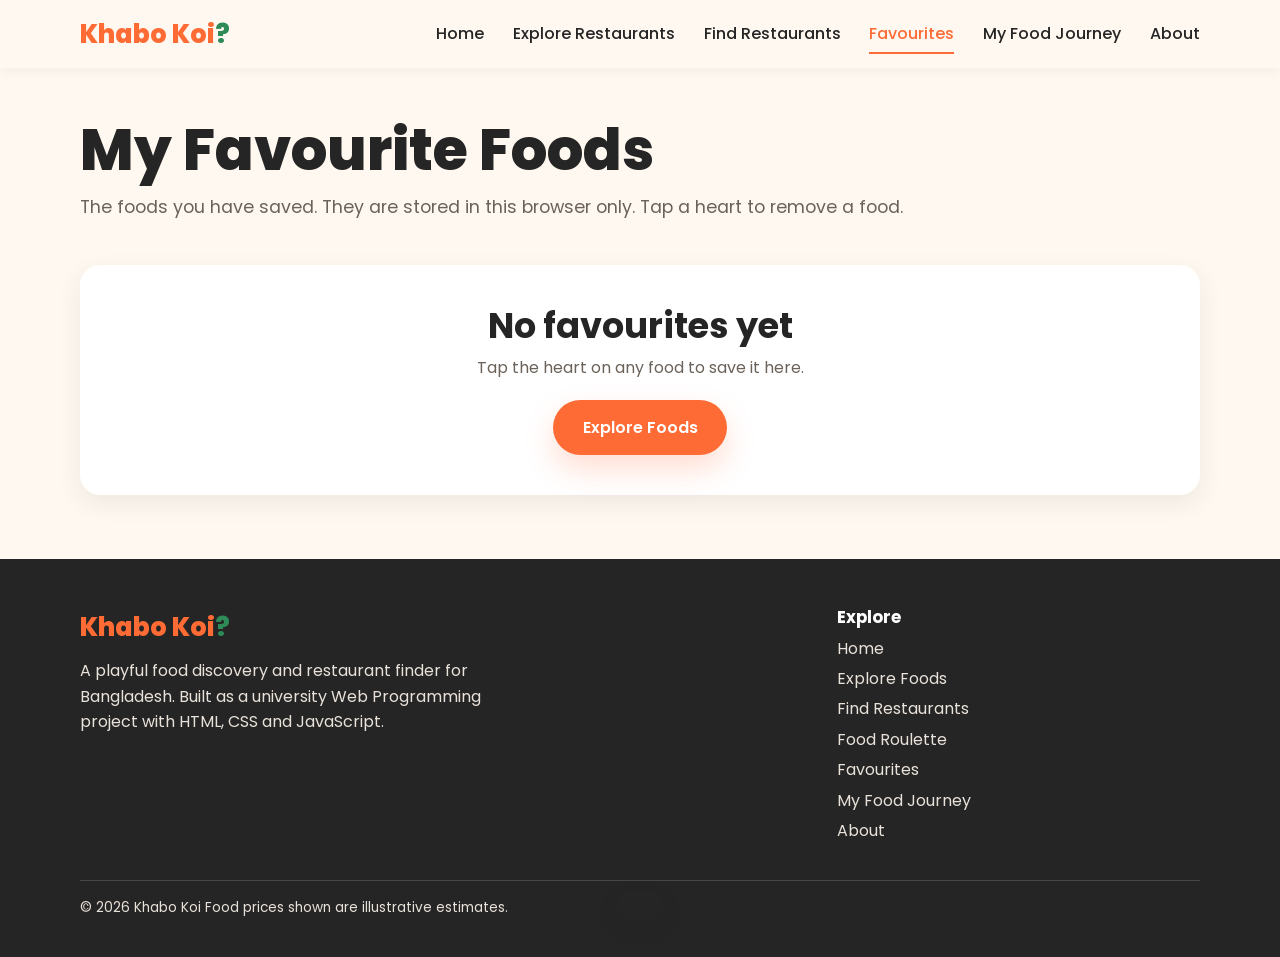
<file: favorites.html>
<!DOCTYPE html>
<html lang="en">
<head>
  <meta charset="UTF-8">
  <meta name="viewport" content="width=device-width, initial-scale=1">
  <title>My Favourite Foods | Khabo Koi</title>
  <meta name="description" content="The foods you have saved on Khabo Koi.">

  <link rel="preconnect" href="https://fonts.googleapis.com">
  <link rel="preconnect" href="https://fonts.gstatic.com" crossorigin>
  <link href="https://fonts.googleapis.com/css2?family=Poppins:wght@400;500;600;700;800&display=swap" rel="stylesheet">

  <link rel="stylesheet" href="css/style.css">

  <!-- Order matters: food-data.js (catalogue), favorites.js (saving), app.js (cards + this page) -->
  <script src="js/food-data.js" defer></script>
  <script src="js/favorites.js" defer></script>
  <script src="js/app.js" defer></script>
</head>
<body>

  <!-- ============ NAVIGATION ============ -->
  <header class="site-header">
    <nav class="navbar container" aria-label="Main navigation">
      <a href="index.html" class="logo">Khabo Koi<span>?</span></a>

      <button class="nav-toggle" id="nav-toggle" aria-label="Open menu" aria-expanded="false" aria-controls="nav-menu">
        <span></span><span></span><span></span>
      </button>

      <ul class="nav-menu" id="nav-menu">
        <li><a href="index.html#home">Home</a></li>
        <li><a href="index.html#explore-restaurants">Explore Restaurants</a></li>
        <li><a href="restaurants.html">Find Restaurants</a></li>
        <li><a href="favorites.html" aria-current="page">Favourites</a></li>
        <li><a href="journey.html">My Food Journey</a></li>
        <li><a href="#about">About</a></li>
      </ul>
    </nav>
  </header>

  <main class="page-main">
    <div class="container page-header">
      <h1>My Favourite Foods</h1>
      <p>The foods you have saved. They are stored in this browser only. Tap a heart to remove a food.</p>
    </div>

    <section class="container" aria-label="Favourite foods">
      <p class="result-count" id="favorites-count" aria-live="polite"></p>

      <!-- Loading and error messages (filled in by js/app.js) -->
      <p class="food-status" id="favorites-status">Loading your favourites...</p>

      <!-- Shown when there are no favourites -->
      <div class="empty-state" id="favorites-empty" hidden>
        <h2>No favourites yet</h2>
        <p>Tap the heart on any food to save it here.</p>
        <a href="explore.html" class="btn btn-primary" id="favorites-explore-link">Explore Foods</a>
      </div>

      <!-- Favourite cards are generated by js/app.js -->
      <div class="food-grid" id="favorites-grid"></div>
    </section>
  </main>

  <!-- ============ FOOTER ============ -->
  <footer class="site-footer" id="about">
    <div class="container footer-grid">
      <div>
        <a href="index.html" class="logo">Khabo Koi<span>?</span></a>
        <p>A playful food discovery and restaurant finder for Bangladesh. Built as a university Web Programming project with HTML, CSS and JavaScript.</p>
      </div>
      <nav aria-label="Footer navigation">
        <h2 class="footer-heading">Explore</h2>
        <ul>
          <li><a href="index.html#home">Home</a></li>
          <li><a href="explore.html">Explore Foods</a></li>
          <li><a href="index.html#restaurants">Find Restaurants</a></li>
          <li><a href="roulette.html">Food Roulette</a></li>
          <li><a href="favorites.html">Favourites</a></li>
        <li><a href="journey.html">My Food Journey</a></li>
          <li><a href="#about">About</a></li>
        </ul>
      </nav>
    </div>
    <p class="footer-note container">&copy; 2026 Khabo Koi Food prices shown are illustrative estimates.</p>
  </footer>

  <!-- Short confirmation messages (used by the favourite hearts) -->
  <div class="toast" id="toast" role="status" aria-live="polite"></div>

</body>
</html>
</file>
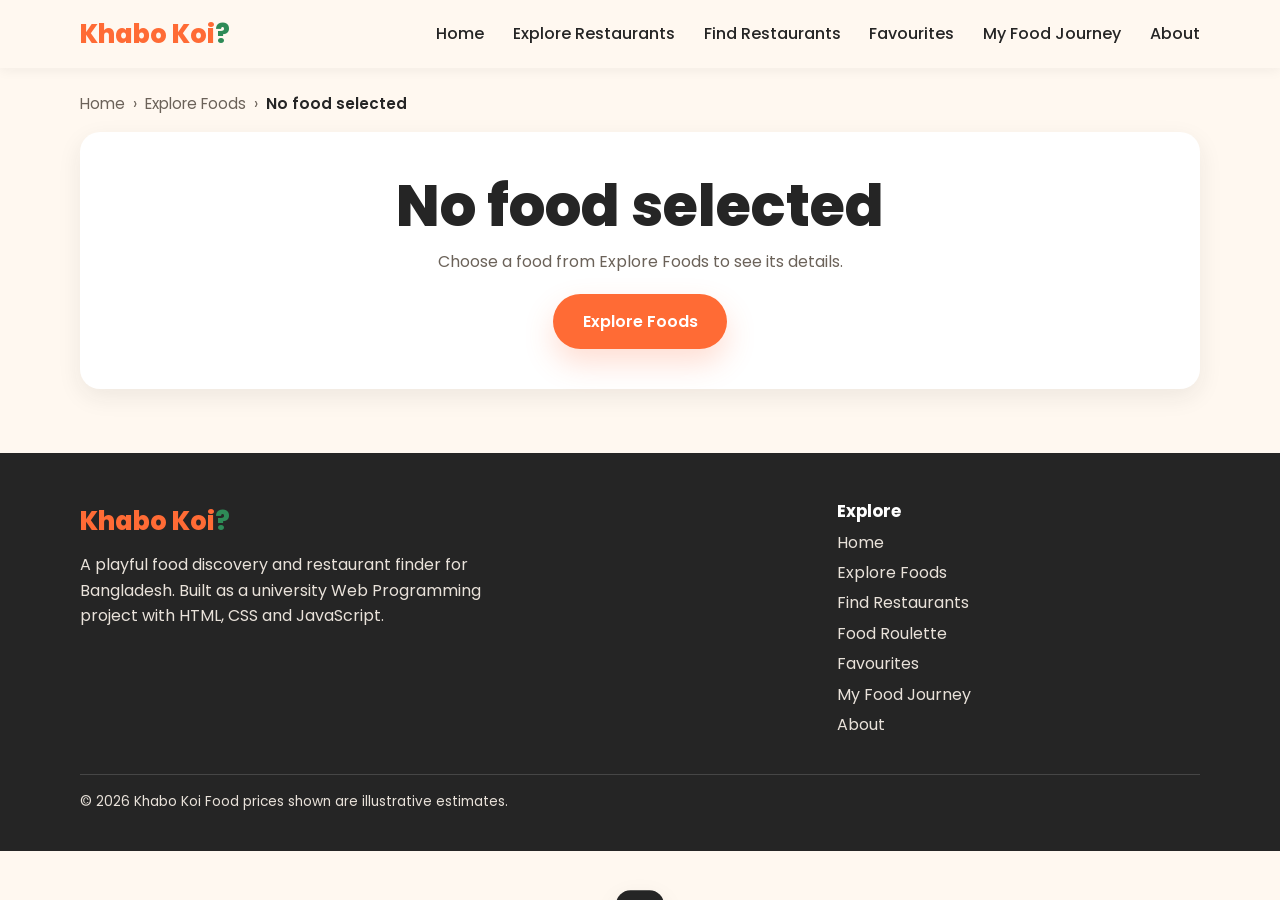
<file: food-details.html>
<!DOCTYPE html>
<html lang="en">
<head>
  <meta charset="UTF-8">
  <meta name="viewport" content="width=device-width, initial-scale=1">
  <title>Food Details | Khabo Koi</title>
  <meta name="description" content="Details, price estimate and similar foods on Khabo Koi.">

  <link rel="preconnect" href="https://fonts.googleapis.com">
  <link rel="preconnect" href="https://fonts.gstatic.com" crossorigin>
  <link href="https://fonts.googleapis.com/css2?family=Poppins:wght@400;500;600;700;800&display=swap" rel="stylesheet">

  <link rel="stylesheet" href="css/style.css">

  <!-- Order matters: food-data.js, favorites.js, app.js (cards + hearts), food-details.js (this page) -->
  <script src="js/food-data.js" defer></script>
  <script src="js/favorites.js" defer></script>
  <script src="js/app.js" defer></script>
  <script src="js/food-details.js" defer></script>
</head>
<body>

  <!-- ============ NAVIGATION ============ -->
  <header class="site-header">
    <nav class="navbar container" aria-label="Main navigation">
      <a href="index.html" class="logo">Khabo Koi<span>?</span></a>

      <button class="nav-toggle" id="nav-toggle" aria-label="Open menu" aria-expanded="false" aria-controls="nav-menu">
        <span></span><span></span><span></span>
      </button>

      <ul class="nav-menu" id="nav-menu">
        <li><a href="index.html#home">Home</a></li>
        <li><a href="index.html#explore-restaurants">Explore Restaurants</a></li>
        <li><a href="restaurants.html">Find Restaurants</a></li>
        <li><a href="favorites.html">Favourites</a></li>
        <li><a href="journey.html">My Food Journey</a></li>
        <li><a href="#about">About</a></li>
      </ul>
    </nav>
  </header>

  <main class="page-main">
    <div class="container">

      <!-- Breadcrumb: the last item is filled in with the food's name by js/food-details.js -->
      <nav class="breadcrumb" aria-label="Breadcrumb">
        <ol>
          <li><a href="index.html">Home</a></li>
          <li><a href="explore.html">Explore Foods</a></li>
          <li><span aria-current="page" id="breadcrumb-current">Food details</span></li>
        </ol>
      </nav>

      <!-- Loading message -->
      <p class="food-status" id="details-status">Loading food details...</p>

      <!-- Error message (missing id, invalid id, food not found, catalogue failed to load) -->
      <div class="empty-state" id="details-error" hidden>
        <h1 id="error-title">Something went wrong</h1>
        <p id="error-message"></p>
        <a href="explore.html" class="btn btn-primary">Explore Foods</a>
      </div>

      <!-- The food: every part below is filled in by js/food-details.js -->
      <article class="food-details" id="food-details" hidden>
        <figure class="image-frame details-image" id="details-image-frame">
          <img id="details-image" alt="" width="640" height="480">
        </figure>

        <div class="details-info">
          <p class="food-category" id="details-category"></p>
          <h1 id="details-name"></h1>
          <p class="details-description" id="details-description"></p>

          <p class="details-price-label">Estimated price</p>
          <p class="details-price" id="details-price"></p>
          <p class="details-note">An illustrative estimate, not a verified restaurant price.</p>

          <h2 class="details-subheading">Tags</h2>
          <ul class="tag-list" id="details-tags"></ul>

          <div class="button-row" id="details-actions">
            <!-- The favourites button is added here by js/food-details.js -->
            <a href="explore.html" class="btn btn-outline">Back to Explore Foods</a>
          </div>
        </div>
      </article>

      <!-- Related foods -->
      <section class="related-section" id="related-section" aria-labelledby="related-heading" hidden>
        <h2 id="related-heading">You might also like</h2>
        <div class="food-grid" id="related-grid"></div>
      </section>

    </div>
  </main>

  <!-- ============ FOOTER ============ -->
  <footer class="site-footer" id="about">
    <div class="container footer-grid">
      <div>
        <a href="index.html" class="logo">Khabo Koi<span>?</span></a>
        <p>A playful food discovery and restaurant finder for Bangladesh. Built as a university Web Programming project with HTML, CSS and JavaScript.</p>
      </div>
      <nav aria-label="Footer navigation">
        <h2 class="footer-heading">Explore</h2>
        <ul>
          <li><a href="index.html#home">Home</a></li>
          <li><a href="explore.html">Explore Foods</a></li>
          <li><a href="index.html#restaurants">Find Restaurants</a></li>
          <li><a href="roulette.html">Food Roulette</a></li>
          <li><a href="favorites.html">Favourites</a></li>
          <li><a href="journey.html">My Food Journey</a></li>
          <li><a href="#about">About</a></li>
        </ul>
      </nav>
    </div>
    <p class="footer-note container">&copy; 2026 Khabo Koi Food prices shown are illustrative estimates.</p>
  </footer>

  <!-- Short confirmation messages (used by the favourite buttons) -->
  <div class="toast" id="toast" role="status" aria-live="polite"></div>

</body>
</html>
</file>
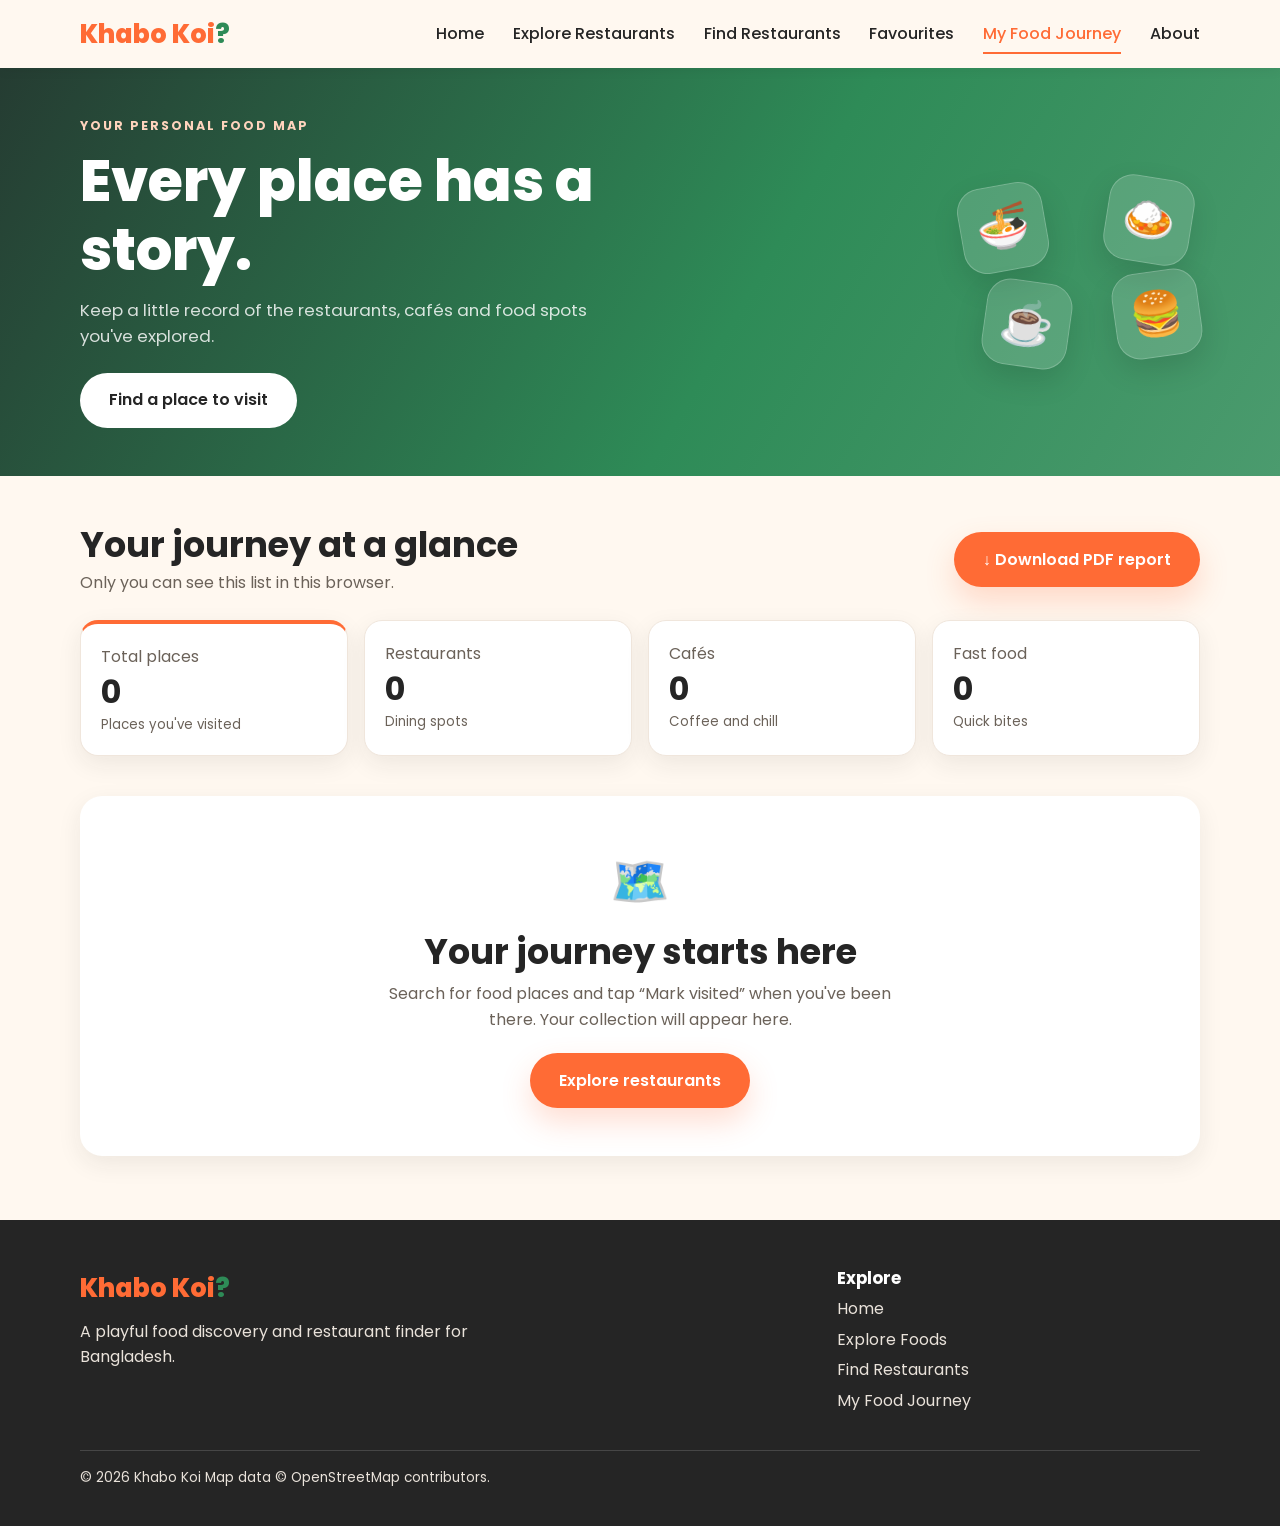
<file: journey.html>
<!DOCTYPE html>
<html lang="en"><head><meta charset="UTF-8"><meta name="viewport" content="width=device-width, initial-scale=1">
<title>My Food Journey | Khabo Koi</title><meta name="description" content="Keep track of restaurants and food places you have visited across Bangladesh.">
<link rel="preconnect" href="https://fonts.googleapis.com"><link rel="preconnect" href="https://fonts.gstatic.com" crossorigin><link href="https://fonts.googleapis.com/css2?family=Poppins:wght@400;500;600;700;800&display=swap" rel="stylesheet">
<link rel="stylesheet" href="css/style.css"><script src="js/vendor/jspdf.umd.min.js" defer></script><script src="js/journey.js" defer></script></head><body>
<header class="site-header"><nav class="navbar container" aria-label="Main navigation"><a href="index.html" class="logo">Khabo Koi<span>?</span></a><button class="nav-toggle" id="nav-toggle" aria-label="Open menu" aria-expanded="false" aria-controls="nav-menu"><span></span><span></span><span></span></button><ul class="nav-menu" id="nav-menu">
        <li><a href="index.html#home">Home</a></li>
        <li><a href="index.html#explore-restaurants">Explore Restaurants</a></li>
        <li><a href="restaurants.html">Find Restaurants</a></li>
        <li><a href="favorites.html">Favourites</a></li>
        <li><a href="journey.html" aria-current="page">My Food Journey</a></li>
        <li><a href="#about">About</a></li>
      </ul></nav></header>
<main class="page-main journey-page"><section class="journey-hero"><div class="container journey-hero-inner"><div><p class="journey-eyebrow">YOUR PERSONAL FOOD MAP</p><h1>Every place has a story.</h1><p>Keep a little record of the restaurants, cafés and food spots you've explored.</p><a class="btn btn-light" href="restaurants.html">Find a place to visit</a></div><div class="journey-hero-art" aria-hidden="true"><span>🍜</span><span>🍛</span><span>☕</span><span>🍔</span></div></div></section>
<section class="container journey-dashboard" aria-label="Your food journey"><div class="journey-heading-row"><div><h2>Your journey at a glance</h2><p>Only you can see this list in this browser.</p></div><button class="btn btn-primary" id="download-journey-pdf" type="button">↓ Download PDF report</button></div>
<div class="journey-stats"><article class="journey-stat journey-stat-total"><span>Total places</span><strong id="journey-total">0</strong><small>Places you've visited</small></article><article class="journey-stat"><span>Restaurants</span><strong id="journey-restaurants">0</strong><small>Dining spots</small></article><article class="journey-stat"><span>Cafés</span><strong id="journey-cafes">0</strong><small>Coffee and chill</small></article><article class="journey-stat"><span>Fast food</span><strong id="journey-fastfood">0</strong><small>Quick bites</small></article></div>
<div id="journey-empty" class="journey-empty"><div>🗺️</div><h2>Your journey starts here</h2><p>Search for food places and tap “Mark visited” when you've been there. Your collection will appear here.</p><a class="btn btn-primary" href="restaurants.html">Explore restaurants</a></div>
<div id="journey-content" hidden><div class="journey-list-heading"><h2>Places I've visited</h2><span>Newest first</span></div><div id="journey-list" class="journey-list"></div><p class="journey-privacy-note">Your list is saved in this browser only. Clearing browser data or switching devices may remove or hide it.</p></div></section></main>
<footer class="site-footer" id="about"><div class="container footer-grid"><div><a href="index.html" class="logo">Khabo Koi<span>?</span></a><p>A playful food discovery and restaurant finder for Bangladesh.</p></div><nav aria-label="Footer navigation"><h2 class="footer-heading">Explore</h2><ul><li><a href="index.html#home">Home</a></li><li><a href="explore.html">Explore Foods</a></li><li><a href="restaurants.html">Find Restaurants</a></li><li><a href="journey.html">My Food Journey</a></li></ul></nav></div><p class="footer-note container">&copy; 2026 Khabo Koi Map data &copy; OpenStreetMap contributors.</p></footer><script src="js/app.js" defer></script></body></html>
</file>
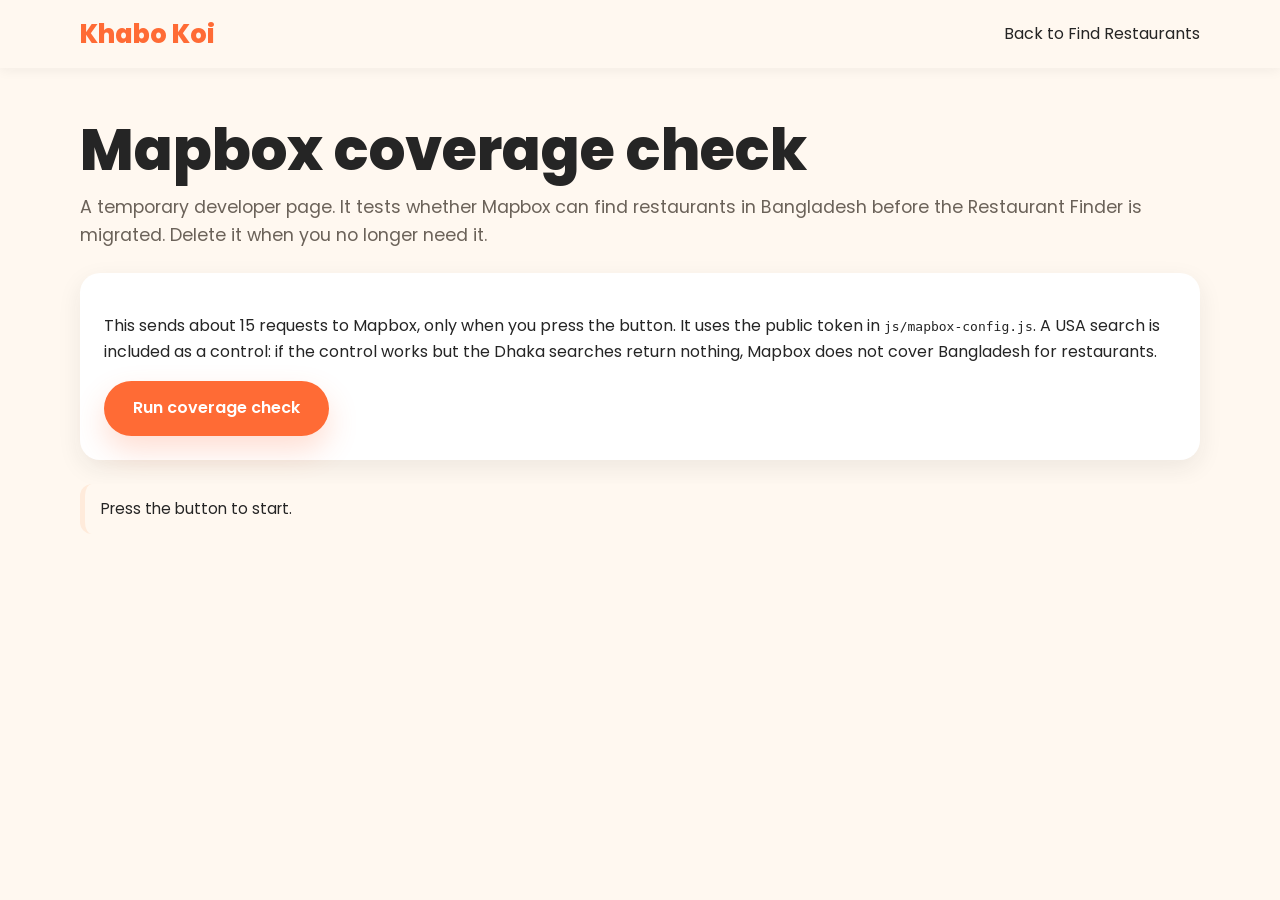
<file: mapbox-check.html>
<!DOCTYPE html>
<html lang="en">
<head>
  <meta charset="UTF-8">
  <meta name="viewport" content="width=device-width, initial-scale=1">
  <title>Mapbox Coverage Check | Khabo Koi</title>
  <meta name="robots" content="noindex">

  <link rel="preconnect" href="https://fonts.googleapis.com">
  <link rel="preconnect" href="https://fonts.gstatic.com" crossorigin>
  <link href="https://fonts.googleapis.com/css2?family=Poppins:wght@400;500;600;700;800&display=swap" rel="stylesheet">

  <link rel="stylesheet" href="css/style.css">
  <link rel="stylesheet" href="css/map.css"><!-- only for the .results-status message boxes -->

  <script src="js/mapbox-config.js" defer></script>
  <script src="js/mapbox-check.js" defer></script>
</head>
<body>

  <header class="site-header">
    <div class="navbar container">
      <a href="index.html" class="logo">Khabo Koi</a>
      <a href="restaurants.html">Back to Find Restaurants</a>
    </div>
  </header>

  <main class="page-main">
    <div class="container page-header">
      <h1>Mapbox coverage check</h1>
      <p>A temporary developer page. It tests whether Mapbox can find restaurants in Bangladesh before the Restaurant Finder is migrated. Delete it when you no longer need it.</p>
    </div>

    <section class="container">
      <div class="filter-panel">
        <p>
          This sends about 15 requests to Mapbox, only when you press the button. It uses the public token in
          <code>js/mapbox-config.js</code>. A USA search is included as a control: if the control works but the
          Dhaka searches return nothing, Mapbox does not cover Bangladesh for restaurants.
        </p>
        <div class="button-row">
          <button type="button" class="btn btn-primary" id="run-check-button">Run coverage check</button>
        </div>
      </div>

      <p class="results-status" id="check-verdict" role="status" data-state="info">Press the button to start.</p>
      <ul id="check-results"></ul>
    </section>
  </main>

</body>
</html>
</file>
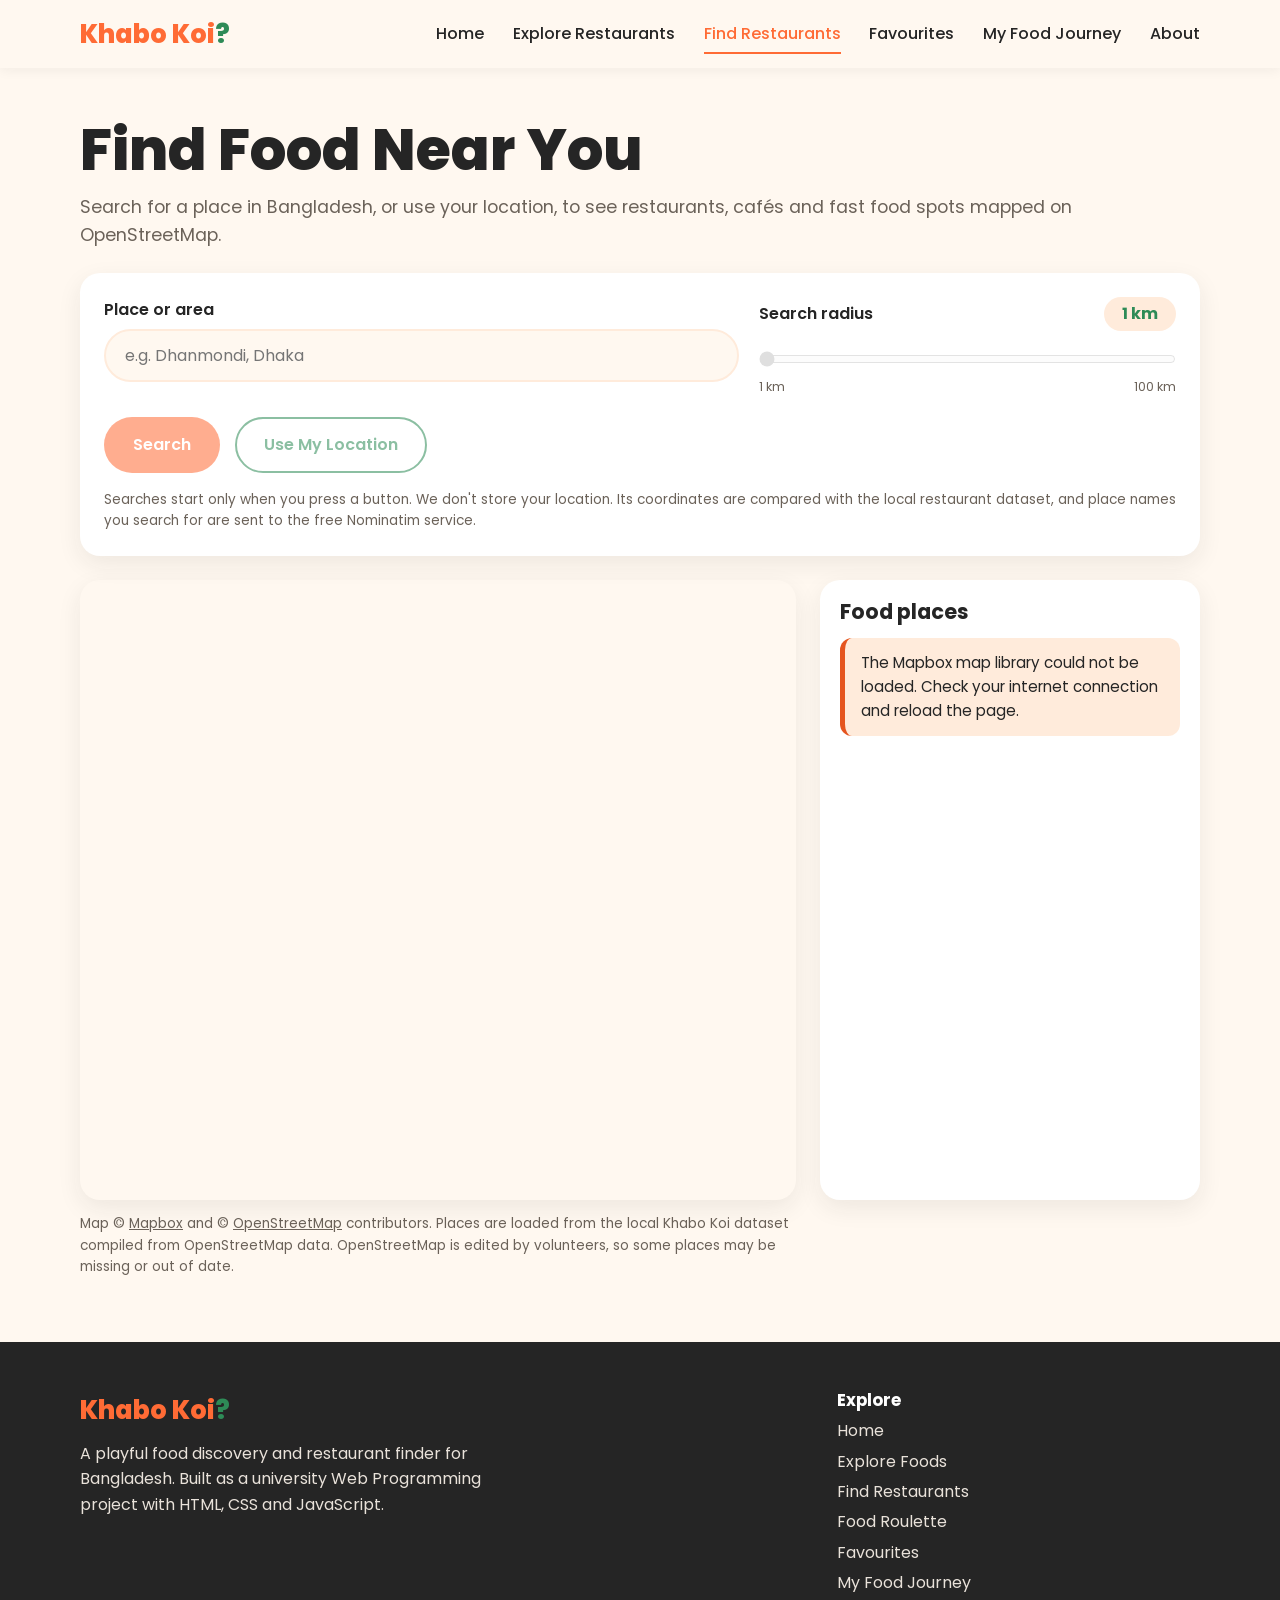
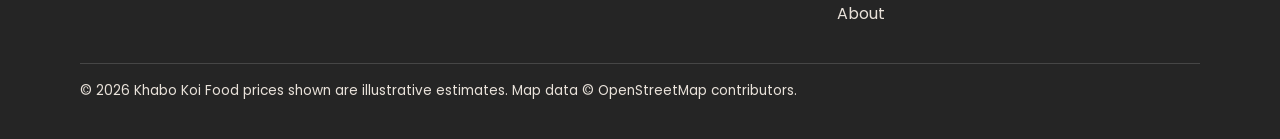
<file: restaurants.html>
<!DOCTYPE html>
<html lang="en">
<head>
  <meta charset="UTF-8">
  <meta name="viewport" content="width=device-width, initial-scale=1">
  <title>Find Food Near You | Khabo Koi</title>
  <meta name="description" content="Find restaurants, cafes and fast food places near you using free OpenStreetMap data.">

  <link rel="preconnect" href="https://fonts.googleapis.com">
  <link rel="preconnect" href="https://fonts.gstatic.com" crossorigin>
  <link href="https://fonts.googleapis.com/css2?family=Poppins:wght@400;500;600;700;800&display=swap" rel="stylesheet">

  <!-- Mapbox GL JS (the map), loaded from Mapbox's official CDN -->
  <link rel="stylesheet" href="https://api.mapbox.com/mapbox-gl-js/v3.28.1/mapbox-gl.css">

  <link rel="stylesheet" href="css/style.css">
  <link rel="stylesheet" href="css/map.css">

  <!-- Order matters: Mapbox GL JS, then the token file, then favorites.js and app.js (menu), then this page's script -->
  <script src="https://api.mapbox.com/mapbox-gl-js/v3.28.1/mapbox-gl.js" defer></script>
  <script src="js/mapbox-config.js" defer></script>
  <script src="js/favorites.js" defer></script>
  <script src="js/journey.js" defer></script>
  <script src="js/app.js" defer></script>
  <script src="js/restaurants.js" defer></script>
</head>
<body>

  <!-- ============ NAVIGATION ============ -->
  <header class="site-header">
    <nav class="navbar container" aria-label="Main navigation">
      <a href="index.html" class="logo">Khabo Koi<span>?</span></a>

      <button class="nav-toggle" id="nav-toggle" aria-label="Open menu" aria-expanded="false" aria-controls="nav-menu">
        <span></span><span></span><span></span>
      </button>

      <ul class="nav-menu" id="nav-menu">
        <li><a href="index.html#home">Home</a></li>
        <li><a href="index.html#explore-restaurants">Explore Restaurants</a></li>
        <li><a href="restaurants.html" aria-current="page">Find Restaurants</a></li>
        <li><a href="favorites.html">Favourites</a></li>
        <li><a href="journey.html">My Food Journey</a></li>
        <li><a href="#about">About</a></li>
      </ul>
    </nav>
  </header>

  <main class="page-main">
    <div class="container page-header">
      <h1>Find Food Near You</h1>
      <p>Search for a place in Bangladesh, or use your location, to see restaurants, cafés and fast food spots mapped on OpenStreetMap.</p>
    </div>

    <!-- ============ SEARCH CONTROLS ============ -->
    <section class="container" aria-label="Search for food places">
      <!-- Nothing is requested until the Search or Use My Location button is pressed -->
      <form class="filter-panel" id="location-form" novalidate>
        <div class="filter-row">
          <div class="filter-field finder-search">
            <label for="location-input">Place or area</label>
            <div class="search-box">
              <input type="search" id="location-input" name="location" maxlength="100"
                     placeholder="e.g. Dhanmondi, Dhaka" autocomplete="off">
            </div>
          </div>

          <div class="filter-field finder-radius">
            <div class="radius-label-row">
              <label for="radius-slider">Search radius</label>
              <output id="radius-value" for="radius-slider" aria-live="polite">1 km</output>
            </div>
            <input type="range" id="radius-slider" name="radius" min="1" max="100" step="1" value="1"
                   aria-label="Search radius from 1 to 100 kilometres">
            <div class="radius-scale" aria-hidden="true"><span>1 km</span><span>100 km</span></div>
          </div>
        </div>

        <div class="button-row">
          <button type="submit" class="btn btn-primary" id="search-button">Search</button>
          <button type="button" class="btn btn-outline" id="locate-button">Use My Location</button>
        </div>

        <p class="filter-help">
          Searches start only when you press a button. We don't store your location. Its coordinates are
          compared with the local restaurant dataset, and place names you search for are
          sent to the free Nominatim service.
        </p>
      </form>
    </section>

    <!-- ============ MAP AND RESULTS ============ -->
    <div class="container finder-layout">

      <section class="map-section" aria-label="Map">
        <div id="map" class="map" role="region" aria-label="Map of food places"></div>
        <p class="map-credit">
          Map &copy; <a href="https://www.mapbox.com/about/maps/">Mapbox</a> and
          &copy; <a href="https://www.openstreetmap.org/copyright">OpenStreetMap</a> contributors.
          Places are loaded from the local Khabo Koi dataset compiled from OpenStreetMap data. OpenStreetMap is
          edited by volunteers, so some places may be missing or out of date.
        </p>
      </section>

      <section class="results-panel" aria-labelledby="results-heading">
        <h2 id="results-heading">Food places</h2>

        <!-- Loading, empty, error and summary messages (filled in by js/restaurants.js) -->
        <p class="results-status" id="results-status" role="status" data-state="info">
          Search for a place, or use your location, to see food places here.
        </p>
        <button type="button" class="btn btn-outline cancel-button" id="cancel-button" hidden>Cancel search</button>

        <ol class="restaurant-list" id="restaurant-list"></ol>
      </section>
    </div>

    <noscript>
      <p class="container">The restaurant finder needs JavaScript to be turned on.</p>
    </noscript>
  </main>

  <!-- ============ FOOTER ============ -->
  <footer class="site-footer" id="about">
    <div class="container footer-grid">
      <div>
        <a href="index.html" class="logo">Khabo Koi<span>?</span></a>
        <p>A playful food discovery and restaurant finder for Bangladesh. Built as a university Web Programming project with HTML, CSS and JavaScript.</p>
      </div>
      <nav aria-label="Footer navigation">
        <h2 class="footer-heading">Explore</h2>
        <ul>
          <li><a href="index.html#home">Home</a></li>
          <li><a href="explore.html">Explore Foods</a></li>
          <li><a href="restaurants.html">Find Restaurants</a></li>
          <li><a href="roulette.html">Food Roulette</a></li>
          <li><a href="favorites.html">Favourites</a></li>
          <li><a href="journey.html">My Food Journey</a></li>
          <li><a href="#about">About</a></li>
        </ul>
      </nav>
    </div>
    <p class="footer-note container">&copy; 2026 Khabo Koi Food prices shown are illustrative estimates. Map data &copy; OpenStreetMap contributors.</p>
  </footer>

</body>
</html>
</file>
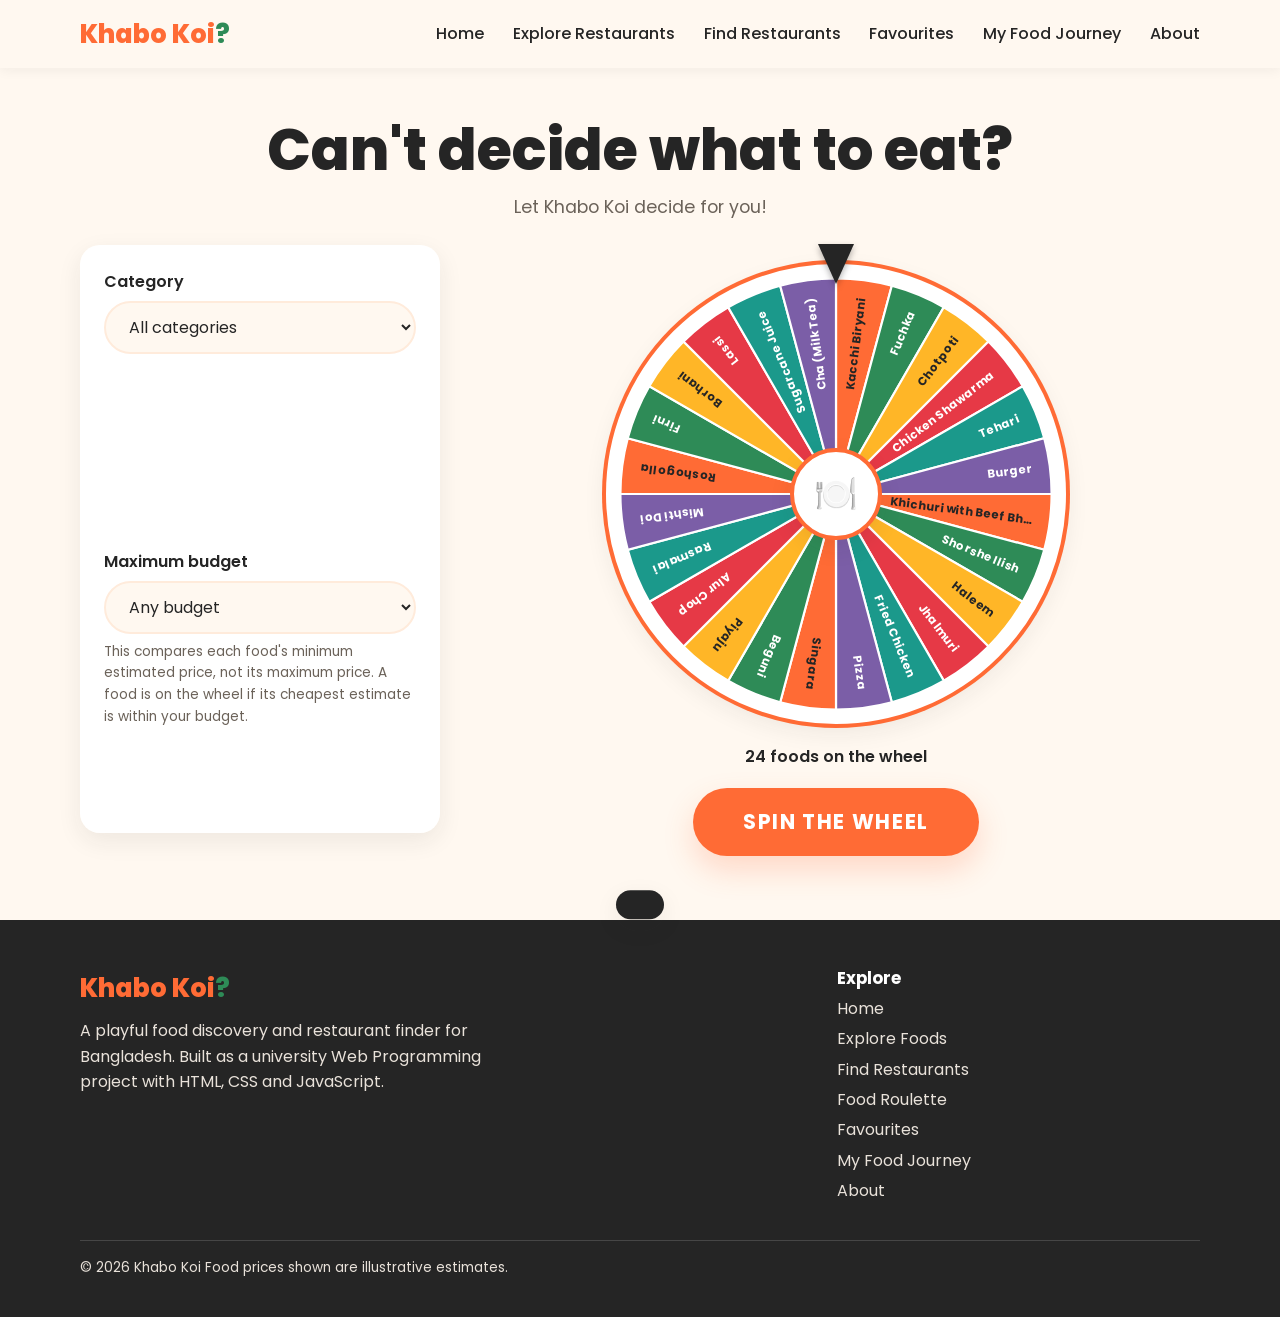
<file: roulette.html>
<!DOCTYPE html>
<html lang="en">
<head>
  <meta charset="UTF-8">
  <meta name="viewport" content="width=device-width, initial-scale=1">
  <title>Food Roulette | Khabo Koi</title>
  <meta name="description" content="Spin the wheel and let Khabo Koi pick something delicious for you.">

  <link rel="preconnect" href="https://fonts.googleapis.com">
  <link rel="preconnect" href="https://fonts.gstatic.com" crossorigin>
  <link href="https://fonts.googleapis.com/css2?family=Poppins:wght@400;500;600;700;800&display=swap" rel="stylesheet">

  <link rel="stylesheet" href="css/style.css">

  <!-- Order matters: food-data.js (catalogue), app.js (menu + food cards), roulette.js (this page) -->
  <script src="js/food-data.js" defer></script>
  <script src="js/favorites.js" defer></script>
  <script src="js/app.js" defer></script>
  <script src="js/roulette.js" defer></script>
</head>
<body>

  <!-- ============ NAVIGATION ============ -->
  <header class="site-header">
    <nav class="navbar container" aria-label="Main navigation">
      <a href="index.html" class="logo">Khabo Koi<span>?</span></a>

      <button class="nav-toggle" id="nav-toggle" aria-label="Open menu" aria-expanded="false" aria-controls="nav-menu">
        <span></span><span></span><span></span>
      </button>

      <ul class="nav-menu" id="nav-menu">
        <li><a href="index.html#home">Home</a></li>
        <li><a href="index.html#explore-restaurants">Explore Restaurants</a></li>
        <li><a href="restaurants.html">Find Restaurants</a></li>
        <li><a href="favorites.html">Favourites</a></li>
        <li><a href="journey.html">My Food Journey</a></li>
        <li><a href="#about">About</a></li>
      </ul>
    </nav>
  </header>

  <main class="page-main">
    <div class="container page-header is-centered">
      <h1>Can't decide what to eat?</h1>
      <p>Let Khabo Koi decide for you!</p>
    </div>

    <div class="container roulette-layout">

      <!-- Filters: disabled until the catalogue loads, and while the wheel spins -->
      <fieldset class="filter-panel" id="roulette-filters" disabled>
        <legend class="visually-hidden">Choose what goes on the wheel</legend>

        <div class="filter-row">
          <div class="filter-field">
            <label for="category-select">Category</label>
            <select id="category-select">
              <option value="All">All categories</option>
              <option value="Bangladeshi">Bangladeshi</option>
              <option value="Fast Food">Fast Food</option>
              <option value="Street Food">Street Food</option>
              <option value="Snacks">Snacks</option>
              <option value="Desserts">Desserts</option>
              <option value="Drinks">Drinks</option>
            </select>
          </div>

          <div class="filter-field">
            <label for="budget-select">Maximum budget</label>
            <select id="budget-select" aria-describedby="budget-help">
              <option value="any">Any budget</option>
              <option value="50">৳50</option>
              <option value="100">৳100</option>
              <option value="200">৳200</option>
              <option value="300">৳300</option>
              <option value="500">৳500</option>
              <option value="1000">৳1000</option>
            </select>
            <p class="filter-help" id="budget-help">
              This compares each food's minimum estimated price, not its maximum price.
              A food is on the wheel if its cheapest estimate is within your budget.
            </p>
          </div>
        </div>
      </fieldset>

      <!-- The wheel -->
      <section class="wheel-stage" aria-label="Food roulette wheel">
        <div class="wheel-wrap">
          <div class="wheel-pointer" aria-hidden="true"></div>
          <div class="wheel" id="wheel"></div>
          <div class="wheel-hub" aria-hidden="true">🍽️</div>
        </div>

        <p class="result-count" id="wheel-count" aria-live="polite"></p>

        <!-- Loading, error and "no foods match" messages (same styles as the other pages) -->
        <p class="food-status" id="roulette-status" role="status">Loading foods...</p>

        <button type="button" class="btn btn-primary btn-spin" id="spin-button" disabled>Spin the Wheel</button>
      </section>
    </div>

    <!-- Result: hidden until the wheel stops -->
    <section class="container result-section" id="result-section" aria-labelledby="result-heading" hidden>
      <h2 id="result-heading">Your lucky pick!</h2>
      <div class="result-card-holder" id="result-card-holder"></div>
      <div class="button-row is-centered">
        <button type="button" class="btn btn-primary" id="spin-again-button">Spin Again</button>
        <a href="explore.html" class="btn btn-outline">Explore Foods</a>
      </div>
    </section>

    <!-- Read out by screen readers when the wheel stops -->
    <p class="visually-hidden" id="roulette-announcer" aria-live="polite"></p>
  </main>

  <!-- Confetti pieces are added here after a spin -->
  <div class="confetti-layer" id="confetti-layer" aria-hidden="true"></div>

  <!-- ============ FOOTER ============ -->
  <footer class="site-footer" id="about">
    <div class="container footer-grid">
      <div>
        <a href="index.html" class="logo">Khabo Koi<span>?</span></a>
        <p>A playful food discovery and restaurant finder for Bangladesh. Built as a university Web Programming project with HTML, CSS and JavaScript.</p>
      </div>
      <nav aria-label="Footer navigation">
        <h2 class="footer-heading">Explore</h2>
        <ul>
          <li><a href="index.html#home">Home</a></li>
          <li><a href="explore.html">Explore Foods</a></li>
          <li><a href="index.html#restaurants">Find Restaurants</a></li>
          <li><a href="roulette.html">Food Roulette</a></li>
          <li><a href="favorites.html">Favourites</a></li>
          <li><a href="journey.html">My Food Journey</a></li>
          <li><a href="#about">About</a></li>
        </ul>
      </nav>
    </div>
    <p class="footer-note container">&copy; 2026 Khabo Koi Food prices shown are illustrative estimates.</p>
  </footer>

  <!-- Short confirmation messages (used by the favourite hearts) -->
  <div class="toast" id="toast" role="status" aria-live="polite"></div>

</body>
</html>
</file>
<file: css/style.css>
/* ==========================================================
   Khabo Ki? - main stylesheet
   Sections: 1 Variables, 2 Base, 3 Buttons, 4 Header,
   5 Hero, 6 Sections, 7 Cards, 8 Banners, 9 Footer,
   10 Toast, 11 Responsive
   ========================================================== */

/* 1. VARIABLES: change colours here and the whole site updates */
:root {
  --color-primary: #FF6B35;
  --color-primary-dark: #E5551F;
  --color-background: #FFF8F0;
  --color-text: #252525;
  --color-accent: #2E8B57;
  --color-white: #ffffff;
  --color-tint: #FFEBDB;
  --color-muted: #6b6259;

  --radius-card: 20px;
  --radius-button: 999px;
  --shadow-soft: 0 8px 24px rgba(37, 37, 37, 0.08);
  --shadow-hover: 0 14px 30px rgba(255, 107, 53, 0.22);
  --header-height: 68px;
}

/* 2. BASE */
*, *::before, *::after { box-sizing: border-box; }

html { scroll-behavior: smooth; }

body {
  margin: 0;
  font-family: "Poppins", Arial, sans-serif;
  color: var(--color-text);
  background-color: var(--color-background);
  line-height: 1.6;
}

img { display: block; max-width: 100%; }

/* Makes the HTML "hidden" attribute win over any display rule below */
[hidden] { display: none !important; }
ul { list-style: none; margin: 0; padding: 0; }
a { color: inherit; text-decoration: none; }

h1, h2, h3 { line-height: 1.2; margin: 0 0 0.5rem; }
h1 { font-size: clamp(2.2rem, 5vw, 3.6rem); font-weight: 800; }
h2 { font-size: clamp(1.6rem, 3.5vw, 2.2rem); font-weight: 700; }
h3 { font-size: 1.15rem; font-weight: 600; }

.container { width: min(1120px, 100% - 2.5rem); margin-inline: auto; }

/* Visible keyboard focus for accessibility */
:focus-visible { outline: 3px solid var(--color-accent); outline-offset: 3px; }

/* Leaves room for the sticky header when scrolling to a section */
section[id], footer[id] { scroll-margin-top: var(--header-height); }

/* 3. BUTTONS */
.btn {
  font-family: inherit;
  font-size: 1rem;
  font-weight: 600;
  padding: 0.85rem 1.7rem;
  border: 2px solid transparent;
  border-radius: var(--radius-button);
  line-height: 1.5;
  text-align: center;
  display: inline-block; /* lets links (<a class="btn">) look like buttons */
  cursor: pointer;
  transition: transform 0.2s, box-shadow 0.2s, background-color 0.2s;
}
.btn:hover { transform: translateY(-2px); }
.btn:disabled { opacity: 0.55; cursor: not-allowed; box-shadow: none; }
.btn:disabled:hover { transform: none; }

.btn-primary { background: var(--color-primary); color: var(--color-white); box-shadow: var(--shadow-hover); }
.btn-primary:hover { background: var(--color-primary-dark); }

.btn-outline { background: transparent; color: var(--color-accent); border-color: var(--color-accent); }
.btn-outline:hover { background: var(--color-accent); color: var(--color-white); }

.btn-light { background: var(--color-white); color: var(--color-text); }

.button-row { display: flex; flex-wrap: wrap; gap: 0.9rem; margin-top: 1.6rem; }

/* 4. HEADER AND NAVIGATION */
.site-header {
  position: sticky;
  top: 0;
  z-index: 100;
  background: rgba(255, 248, 240, 0.95);
  backdrop-filter: blur(8px);
  box-shadow: 0 2px 12px rgba(37, 37, 37, 0.06);
}

.navbar {
  height: var(--header-height);
  display: flex;
  align-items: center;
  justify-content: space-between;
}

.logo { font-size: 1.6rem; font-weight: 800; color: var(--color-primary); }
.logo span { color: var(--color-accent); }

.nav-menu { display: flex; gap: 1.8rem; }
.nav-menu a { font-weight: 500; padding: 0.4rem 0; border-bottom: 2px solid transparent; transition: color 0.2s, border-color 0.2s; }
.nav-menu a:hover { color: var(--color-primary); border-color: var(--color-primary); }

/* Hamburger button: hidden on desktop */
.nav-toggle {
  display: none;
  flex-direction: column;
  gap: 5px;
  padding: 10px;
  background: none;
  border: 0;
  cursor: pointer;
}
.nav-toggle span { width: 26px; height: 3px; background: var(--color-text); border-radius: 3px; transition: transform 0.25s, opacity 0.25s; }
/* Turns the three lines into an X when the menu is open */
.nav-toggle[aria-expanded="true"] span:nth-child(1) { transform: translateY(8px) rotate(45deg); }
.nav-toggle[aria-expanded="true"] span:nth-child(2) { opacity: 0; }
.nav-toggle[aria-expanded="true"] span:nth-child(3) { transform: translateY(-8px) rotate(-45deg); }

/* 5. HERO */
.hero { padding: 3.5rem 0 4rem; }
.hero-grid { display: grid; grid-template-columns: 1.1fr 1fr; gap: 3rem; align-items: center; }
.hero-text p { font-size: 1.15rem; color: var(--color-muted); max-width: 32rem; margin: 0; }

.hero-photo { margin: 0; aspect-ratio: 4 / 3; border-radius: 32px 32px 32px 90px; box-shadow: var(--shadow-soft); }

/* Image frame: shows an emoji if the photo file is missing (see js/app.js) */
.image-frame {
  margin: 0;
  overflow: hidden;
  background: var(--color-tint);
  display: grid;
  place-items: center;
}
.image-frame img { width: 100%; height: 100%; object-fit: cover; }
.image-frame.image-missing img { display: none; }
.image-frame.image-missing::after { content: attr(data-emoji); font-size: 4.5rem; }

/* 6. SECTIONS */
.section { padding: 4rem 0; }
.section-tint { background: var(--color-tint); }
.section-no-top { padding-top: 0; }
.section-intro { color: var(--color-muted); margin: 0 0 2rem; }

/* 7. CARDS */
.category-grid { display: grid; grid-template-columns: repeat(6, 1fr); gap: 1rem; }

.category-card {
  width: 100%;
  font-family: inherit;
  font-size: 1rem;
  font-weight: 600;
  color: var(--color-text);
  background: var(--color-white);
  border: 2px solid transparent;
  border-radius: var(--radius-card);
  box-shadow: var(--shadow-soft);
  padding: 1.4rem 0.5rem;
  cursor: pointer;
  display: flex;
  flex-direction: column;
  align-items: center;
  gap: 0.5rem;
  transition: transform 0.2s, border-color 0.2s;
}
.category-card:hover { transform: translateY(-4px); border-color: var(--color-primary); }
.category-emoji { font-size: 2.4rem; }

.food-grid { display: grid; grid-template-columns: repeat(3, 1fr); gap: 1.5rem; }

.food-card {
  background: var(--color-white);
  border-radius: var(--radius-card);
  box-shadow: var(--shadow-soft);
  overflow: hidden;
  position: relative; /* the heart button is placed inside the card */
  transition: transform 0.2s, box-shadow 0.2s;
}
.food-card:hover { transform: translateY(-4px); box-shadow: var(--shadow-hover); }
.food-card .image-frame { aspect-ratio: 3 / 2; }
.food-info { padding: 1.1rem 1.3rem 1.3rem; }
.food-card-image-link { display: block; }
.food-info h3 { margin-bottom: 0.2rem; }
.food-info h3 a { color: inherit; }
.food-info h3 a:hover { color: var(--color-primary); text-decoration: underline; }
.food-price { margin: 0; font-weight: 700; color: var(--color-primary); }
.food-category {
  display: inline-block;
  margin: 0.6rem 0 0;
  padding: 0.15rem 0.8rem;
  font-size: 0.85rem;
  font-weight: 500;
  color: var(--color-accent);
  background: rgba(46, 139, 87, 0.12);
  border-radius: var(--radius-button);
}

/* Loading / error message above the generated food cards */
.food-status { margin: 0 0 1.5rem; color: var(--color-muted); }
.food-status.is-error {
  padding: 1rem 1.3rem;
  color: var(--color-text);
  background: var(--color-white);
  border-left: 5px solid var(--color-primary);
  border-radius: var(--radius-card);
  box-shadow: var(--shadow-soft);
}

/* Short description on cards (Explore Foods page) */
.food-description { margin: 0.2rem 0 0.7rem; font-size: 0.92rem; color: var(--color-muted); }

/* ----- Explore Foods page ----- */
.nav-menu a[aria-current="page"] { color: var(--color-primary); border-color: var(--color-primary); }

.page-header { padding: 3rem 0 1.5rem; }
.page-header p { margin: 0; font-size: 1.1rem; color: var(--color-muted); }

/* The filter panel is a <fieldset>: it stays disabled until the catalogue loads */
.filter-panel {
  min-width: 0;
  margin: 0 0 1.5rem;
  padding: 1.5rem;
  border: 0;
  border-radius: var(--radius-card);
  background: var(--color-white);
  box-shadow: var(--shadow-soft);
}
.filter-panel:disabled { opacity: 0.55; }

.filter-row { display: flex; flex-wrap: wrap; gap: 1.25rem; margin-bottom: 1.25rem; }
.filter-field { flex: 1 1 260px; }
.filter-field label, .filter-label { display: block; margin-bottom: 0.4rem; font-weight: 600; }
.filter-help { margin: 0.4rem 0 0; font-size: 0.85rem; color: var(--color-muted); }

.search-box { position: relative; }
.search-box input,
.filter-field select {
  width: 100%;
  font-family: inherit;
  font-size: 1rem;
  color: var(--color-text);
  background: var(--color-background);
  border: 2px solid var(--color-tint);
  border-radius: var(--radius-button);
  padding: 0.75rem 1.2rem;
}
.search-box input { padding-right: 3rem; }
.search-box input:focus, .filter-field select:focus { border-color: var(--color-primary); outline: none; }
/* Hide the browser's own clear button; we provide our own */
.search-box input::-webkit-search-cancel-button { display: none; }

.clear-search {
  position: absolute;
  top: 50%;
  right: 0.5rem;
  width: 2.2rem;
  height: 2.2rem;
  transform: translateY(-50%);
  font-size: 1.3rem;
  line-height: 1;
  color: var(--color-muted);
  background: transparent;
  border: 0;
  border-radius: 50%;
  cursor: pointer;
}
.clear-search:hover { background: var(--color-tint); }

.category-buttons { display: flex; flex-wrap: wrap; gap: 0.6rem; }
.chip {
  font-family: inherit;
  font-size: 0.95rem;
  font-weight: 600;
  color: var(--color-text);
  background: var(--color-background);
  border: 2px solid var(--color-tint);
  border-radius: var(--radius-button);
  padding: 0.5rem 1.2rem;
  cursor: pointer;
  transition: background-color 0.2s, border-color 0.2s;
}
.chip:hover { border-color: var(--color-primary); }
.chip.is-active { color: var(--color-white); background: var(--color-primary); border-color: var(--color-primary); }

.result-count { margin: 0 0 1.25rem; font-weight: 600; }

.empty-state {
  padding: 2.5rem 1.5rem;
  text-align: center;
  background: var(--color-white);
  border-radius: var(--radius-card);
  box-shadow: var(--shadow-soft);
}
.empty-state p { margin: 0 0 1.2rem; color: var(--color-muted); }

/* Text for screen readers only */
.visually-hidden {
  position: absolute;
  width: 1px;
  height: 1px;
  overflow: hidden;
  clip: rect(0 0 0 0);
  white-space: nowrap;
}

/* ----- Food Roulette page ----- */
.page-header.is-centered { text-align: center; }

.roulette-layout {
  display: grid;
  grid-template-columns: minmax(280px, 360px) 1fr;
  gap: 2rem;
  align-items: start;
}
.roulette-layout .filter-panel { margin: 0; }
.roulette-layout .filter-row { flex-direction: column; margin-bottom: 0; }

.wheel-stage { display: flex; flex-direction: column; align-items: center; gap: 1.2rem; }

/* Wrapper keeps the pointer and hub fixed while the wheel inside turns */
.wheel-wrap { position: relative; width: min(460px, 100%); aspect-ratio: 1; margin-top: 1.2rem; }

.wheel {
  width: 100%;
  height: 100%;
  overflow: hidden;
  border: 10px solid var(--color-white);
  border-radius: 50%;
  background: var(--color-white);
  box-shadow: 0 0 0 4px var(--color-primary), var(--shadow-soft);
  /* js/roulette.js changes --wheel-rotation; the transition makes it spin smoothly */
  transform: rotate(var(--wheel-rotation, 0deg));
  transition: transform var(--spin-duration, 5s) cubic-bezier(0.12, 0.6, 0.1, 1);
}
.wheel.no-transition { transition: none; }
.wheel svg { display: block; width: 100%; height: 100%; }

/* Fixed pointer at the top, drawn with CSS borders (a triangle pointing down) */
.wheel-pointer {
  position: absolute;
  top: -20px;
  left: 50%;
  z-index: 2;
  width: 0;
  height: 0;
  transform: translateX(-50%);
  border-left: 18px solid transparent;
  border-right: 18px solid transparent;
  border-top: 40px solid var(--color-text);
  filter: drop-shadow(0 3px 3px rgba(0, 0, 0, 0.3));
}

.wheel-hub {
  position: absolute;
  top: 50%;
  left: 50%;
  z-index: 1;
  width: 20%;
  aspect-ratio: 1;
  transform: translate(-50%, -50%);
  display: grid;
  place-items: center;
  font-size: clamp(1.4rem, 5vw, 2.2rem);
  background: var(--color-white);
  border: 4px solid var(--color-primary);
  border-radius: 50%;
  box-shadow: var(--shadow-soft);
}

.btn-spin {
  font-size: 1.3rem;
  font-weight: 700;
  letter-spacing: 0.08em;
  text-transform: uppercase;
  padding: 1rem 3rem;
}
.wheel-stage .result-count { margin: 0; text-align: center; }
.wheel-stage .food-status { margin: 0; text-align: center; }

.result-section { margin-top: 3rem; text-align: center; }
.result-card-holder { max-width: 380px; margin: 1.2rem auto 0; text-align: left; }
.button-row.is-centered { justify-content: center; }

/* Celebration confetti: pieces are created by js/roulette.js */
.confetti-layer { position: fixed; inset: 0; z-index: 150; overflow: hidden; pointer-events: none; }
.confetti-piece {
  position: absolute;
  top: -20px;
  left: var(--confetti-left);
  width: 10px;
  height: 14px;
  background: var(--confetti-color);
  border-radius: 2px;
  animation: confetti-fall var(--confetti-duration) var(--confetti-delay) ease-in forwards;
}
@keyframes confetti-fall {
  to { transform: translate(var(--confetti-drift), 105vh) rotate(var(--confetti-spin)); opacity: 0.8; }
}

@media (max-width: 900px) {
  .roulette-layout { grid-template-columns: 1fr; }
  .roulette-layout .filter-row { flex-direction: row; }
}

/* ----- Favourite (heart) buttons ----- */
.favorite-button {
  position: absolute;
  top: 0.75rem;
  right: 0.75rem;
  z-index: 1;
  width: 2.6rem;
  height: 2.6rem;
  display: grid;
  place-items: center;
  padding: 0;
  color: var(--color-primary-dark);
  background: rgba(255, 255, 255, 0.92);
  border: 0;
  border-radius: 50%;
  box-shadow: 0 2px 8px rgba(37, 37, 37, 0.2);
  cursor: pointer;
  transition: transform 0.2s;
}
.favorite-button:hover { transform: scale(1.1); }
.favorite-button svg {
  width: 1.4rem;
  height: 1.4rem;
  fill: transparent;           /* empty heart */
  stroke: currentColor;
  stroke-width: 2;
  stroke-linejoin: round;
  transition: fill 0.2s;
}
.favorite-button.is-favorite svg { fill: currentColor; } /* filled heart */
.favorite-button.is-popping svg { animation: heart-pop 0.4s ease; }
@keyframes heart-pop {
  0% { transform: scale(1); }
  40% { transform: scale(1.5); }
  100% { transform: scale(1); }
}

/* Large heart button with words (food details page) */
.favorite-button.has-text {
  position: static;
  width: auto;
  height: auto;
  display: inline-flex;
  align-items: center;
  gap: 0.5rem;
  padding: 0.85rem 1.5rem;
  font-family: inherit;
  font-size: 1rem;
  font-weight: 600;
  line-height: 1.5;
  color: var(--color-primary-dark);
  background: var(--color-white);
  border: 2px solid var(--color-primary-dark);
  border-radius: var(--radius-button);
  box-shadow: none;
}
.favorite-button.has-text:hover { transform: translateY(-2px); }
.favorite-button.has-text.is-favorite { background: var(--color-tint); }

/* ----- Food details page ----- */
.breadcrumb { padding: 1.5rem 0 1rem; }
.breadcrumb ol { display: flex; flex-wrap: wrap; gap: 0.5rem; margin: 0; padding: 0; list-style: none; font-size: 0.95rem; color: var(--color-muted); }
.breadcrumb li + li::before { content: "\203A"; margin-right: 0.5rem; }
.breadcrumb a:hover { color: var(--color-primary); text-decoration: underline; }
.breadcrumb [aria-current="page"] { color: var(--color-text); font-weight: 600; }

.food-details { display: grid; grid-template-columns: 1fr 1fr; gap: 2.5rem; align-items: start; margin-top: 1rem; }
.details-image { aspect-ratio: 4 / 3; border-radius: 28px; box-shadow: var(--shadow-soft); }
.details-info .food-category { margin: 0 0 0.8rem; }
.details-info h1 { margin-bottom: 1rem; }
.details-description { margin: 0 0 1.5rem; font-size: 1.1rem; color: var(--color-muted); }
.details-price-label { margin: 0; font-size: 0.9rem; font-weight: 500; color: var(--color-muted); }
.details-price { margin: 0; font-size: 1.8rem; font-weight: 700; color: var(--color-primary); }
.details-note { margin: 0.2rem 0 1.5rem; font-size: 0.85rem; color: var(--color-muted); }
.details-subheading { margin-bottom: 0.6rem; font-size: 1rem; }
.tag-list { display: flex; flex-wrap: wrap; gap: 0.5rem; margin: 0 0 2rem; }
.tag { padding: 0.25rem 0.9rem; font-size: 0.9rem; font-weight: 500; background: var(--color-tint); border-radius: var(--radius-button); }
.details-info .button-row { margin-top: 0; }
.related-section { margin-top: 4rem; }

@media (max-width: 860px) {
  .food-details { grid-template-columns: 1fr; gap: 1.5rem; }
}

/* Space between the page content and the footer on the inner pages */
.page-main { padding-bottom: 4rem; }

/* 8. BANNERS */
.banner {
  display: flex;
  align-items: center;
  justify-content: space-between;
  gap: 1.5rem;
  padding: 2.5rem 3rem;
  color: var(--color-white);
  border-radius: 28px;
  box-shadow: var(--shadow-soft);
}
.banner h2 { margin: 0; }
.banner p { margin: 0.4rem 0 0; font-size: 1.1rem; }
.banner-green { background: var(--color-accent); }
.banner-orange { background: var(--color-primary); }

/* 9. FOOTER */
.site-footer { background: var(--color-text); color: #e9e2da; padding: 3rem 0 1.5rem; }
.site-footer .logo { display: inline-block; margin-bottom: 0.6rem; }
.footer-grid { display: grid; grid-template-columns: 2fr 1fr; gap: 2rem; }
.footer-grid p { margin: 0; max-width: 28rem; }
.footer-heading { font-size: 1.05rem; color: var(--color-white); }
.site-footer li { margin-bottom: 0.3rem; }
.site-footer li a:hover { color: var(--color-primary); }
.footer-note { margin-top: 2rem; padding-top: 1rem; border-top: 1px solid rgba(255, 255, 255, 0.15); font-size: 0.85rem; }

/* 10. TOAST (temporary "coming soon" message) */
.toast {
  position: fixed;
  left: 50%;
  bottom: 1.5rem;
  z-index: 200;
  max-width: calc(100% - 2rem);
  padding: 0.9rem 1.5rem;
  color: var(--color-white);
  background: var(--color-text);
  border-radius: var(--radius-button);
  box-shadow: var(--shadow-soft);
  transform: translate(-50%, 150%);
  transition: transform 0.3s;
}
.toast.show { transform: translate(-50%, 0); }

/* 11. RESPONSIVE */
@media (max-width: 960px) {
  .category-grid { grid-template-columns: repeat(3, 1fr); }
  .food-grid { grid-template-columns: repeat(2, 1fr); }
  .hero-grid { gap: 2rem; }
}

/* The menu has six links now, so the hamburger menu starts at 860px */
@media (max-width: 860px) {
  .nav-toggle { display: flex; }

  /* Menu drops down under the header and is hidden until opened */
  .nav-menu {
    position: absolute;
    top: var(--header-height);
    left: 0;
    right: 0;
    flex-direction: column;
    gap: 0;
    padding: 0.5rem 1.25rem 1rem;
    background: var(--color-background);
    box-shadow: 0 10px 20px rgba(37, 37, 37, 0.1);
    display: none;
  }
  .nav-menu.open { display: flex; }
  .nav-menu a { display: block; padding: 0.8rem 0; }
}

@media (max-width: 720px) {
  .hero { padding-top: 2rem; }
  .hero-grid { grid-template-columns: 1fr; }
  .hero-photo { order: -1; border-radius: 28px 28px 28px 60px; }

  .banner { flex-direction: column; align-items: flex-start; padding: 2rem 1.5rem; }
  .footer-grid { grid-template-columns: 1fr; }
}

@media (max-width: 520px) {
  .category-grid { grid-template-columns: repeat(2, 1fr); }
  .food-grid { grid-template-columns: 1fr; }
}

/* Respect people who prefer less motion */
@media (prefers-reduced-motion: reduce) {
  html { scroll-behavior: auto; }
  * { transition: none !important; }
  .confetti-layer { display: none; }
  .favorite-button.is-popping svg { animation: none; }
}


/* ----- Homepage hero food slideshow ----- */
.hero-slideshow {
  position: relative;
  isolation: isolate;
  aspect-ratio: 4 / 3;
  background: #33251e;
}
.hero-slide {
  position: absolute;
  inset: 0;
  opacity: 0;
  transition: opacity 900ms ease;
  pointer-events: none;
}
.hero-slide.is-active {
  opacity: 1;
  pointer-events: auto;
}
.hero-slide img {
  width: 100%;
  height: 100%;
  object-fit: cover;
}
.hero-slide-dots {
  position: absolute;
  z-index: 3;
  left: 50%;
  bottom: 1rem;
  display: flex;
  gap: 0.55rem;
  padding: 0.55rem 0.75rem;
  transform: translateX(-50%);
  background: rgba(20, 16, 13, 0.42);
  border: 1px solid rgba(255, 255, 255, 0.28);
  border-radius: 999px;
  backdrop-filter: blur(8px);
}
.hero-slide-dot {
  width: 9px;
  height: 9px;
  padding: 0;
  border: 0;
  border-radius: 50%;
  background: rgba(255, 255, 255, 0.65);
  cursor: pointer;
  transition: width 200ms ease, background-color 200ms ease;
}
.hero-slide-dot.is-active {
  width: 25px;
  border-radius: 999px;
  background: #fff;
}
.hero-slideshow.image-missing .hero-slide-dots { display: none; }

@media (prefers-reduced-motion: reduce) {
  .hero-slide, .hero-slide-dot { transition: none; }
}

/* My Food Journey */
.journey-hero{color:#fff;background:linear-gradient(120deg,#253c32 0%,#2e8b57 58%,#4b9b6e 100%);overflow:hidden}
.journey-hero-inner{min-height:285px;display:flex;align-items:center;justify-content:space-between;gap:2rem;padding-block:3rem}
.journey-hero h1{max-width:650px;margin:0 0 .7rem}.journey-hero p:not(.journey-eyebrow){max-width:560px;margin:0 0 1.4rem;color:rgba(255,255,255,.82);font-size:1.05rem}
.journey-eyebrow{margin:0 0 .7rem;color:#ffd4bd;font-size:.78rem;font-weight:700;letter-spacing:.16em}
.journey-hero-art{position:relative;width:240px;height:190px;flex:0 0 240px}.journey-hero-art span{position:absolute;display:grid;place-items:center;width:86px;height:86px;border-radius:24px;background:rgba(255,255,255,.15);border:1px solid rgba(255,255,255,.2);font-size:2.7rem;box-shadow:0 12px 30px rgba(0,0,0,.12)}
.journey-hero-art span:nth-child(1){left:0;top:8px;transform:rotate(-10deg)}.journey-hero-art span:nth-child(2){right:8px;top:0;transform:rotate(9deg)}.journey-hero-art span:nth-child(3){left:24px;bottom:0;transform:rotate(8deg)}.journey-hero-art span:nth-child(4){right:0;bottom:10px;transform:rotate(-8deg)}
.journey-dashboard{padding-top:3rem}.journey-heading-row{display:flex;justify-content:space-between;align-items:center;gap:1rem;margin-bottom:1.5rem}.journey-heading-row h2,.journey-list-heading h2{margin:0}.journey-heading-row p{margin:.25rem 0 0;color:var(--color-muted)}
.journey-stats{display:grid;grid-template-columns:repeat(4,1fr);gap:1rem;margin-bottom:2.5rem}.journey-stat{padding:1.25rem;border-radius:18px;background:#fff;box-shadow:var(--shadow-soft);border:1px solid #f0e6dc}.journey-stat span,.journey-stat small{display:block;color:var(--color-muted)}.journey-stat strong{display:block;margin:.2rem 0;font-size:2rem;line-height:1.2;color:var(--color-text)}.journey-stat-total{border-top:4px solid var(--color-primary)}
.journey-empty{padding:3rem 1.5rem;text-align:center;background:#fff;border-radius:22px;box-shadow:var(--shadow-soft)}.journey-empty>div{font-size:3rem;margin-bottom:.6rem}.journey-empty h2{margin-bottom:.5rem}.journey-empty p{max-width:540px;margin:0 auto 1.3rem;color:var(--color-muted)}
.journey-list-heading{display:flex;justify-content:space-between;align-items:center;margin-bottom:1rem}.journey-list-heading span{color:var(--color-muted);font-size:.9rem}.journey-list{display:grid;gap:.8rem}
.journey-place-card{display:flex;align-items:center;gap:1rem;padding:1rem 1.2rem;background:#fff;border:1px solid #f0e6dc;border-radius:16px;box-shadow:var(--shadow-soft)}.journey-place-icon{display:grid;place-items:center;flex:0 0 48px;height:48px;border-radius:14px;background:var(--color-tint);font-size:1.5rem}.journey-place-details{flex:1;min-width:0}.journey-place-details h3{margin:0 0 .2rem;overflow-wrap:anywhere}.journey-place-details p{margin:0;color:var(--color-muted);font-size:.88rem}
.journey-place-actions{display:flex;align-items:center;gap:1rem;white-space:nowrap}.journey-place-actions a{color:var(--color-accent);font-weight:600;font-size:.9rem}.journey-remove{padding:.35rem .7rem;border:0;border-radius:999px;background:#fff0eb;color:#b84b2b;font:inherit;font-size:.85rem;cursor:pointer}
.journey-privacy-note{margin-top:1.2rem;color:var(--color-muted);font-size:.85rem}.visited-toggle{display:inline-flex;align-items:center;gap:.35rem;margin-top:.65rem;padding:.42rem .8rem;border:1px solid var(--color-accent);border-radius:999px;background:#fff;color:var(--color-accent);font:inherit;font-size:.82rem;font-weight:600;cursor:pointer}.visited-toggle.is-visited{color:#fff;background:var(--color-accent)}
@media(max-width:720px){.journey-hero-inner{min-height:0;padding-block:2.5rem}.journey-hero-art{display:none}.journey-heading-row{align-items:flex-start;flex-direction:column}.journey-stats{grid-template-columns:repeat(2,1fr)}.journey-place-card{align-items:flex-start;flex-wrap:wrap}.journey-place-actions{width:100%;padding-left:60px}}
@media(max-width:420px){.journey-stats{gap:.6rem}.journey-stat{padding:.9rem}.journey-stat strong{font-size:1.6rem}.journey-place-actions{padding-left:0}}


/* Reliable hero fallback: keep the banner attractive when remote photos fail */
.hero-slideshow.image-missing {
  position: relative;
  isolation: isolate;
  display: grid;
  place-items: center;
  background:
    radial-gradient(circle at 18% 22%, rgba(255, 214, 153, 0.42), transparent 32%),
    radial-gradient(circle at 82% 78%, rgba(255, 255, 255, 0.18), transparent 30%),
    linear-gradient(135deg, #7b321e 0%, #d96b32 48%, #f2a34d 100%);
}
.hero-slideshow.image-missing .hero-slide {
  visibility: hidden;
}
.hero-slideshow.image-missing::after {
  position: relative;
  z-index: 3;
  display: grid;
  place-items: center;
  width: min(46%, 190px);
  aspect-ratio: 1;
  border: 1px solid rgba(255, 255, 255, 0.38);
  border-radius: 34%;
  background: rgba(255, 255, 255, 0.16);
  box-shadow: 0 18px 45px rgba(54, 24, 12, 0.2);
  color: #fff;
  font-size: clamp(4rem, 9vw, 6.5rem);
  line-height: 1;
  text-shadow: 0 5px 18px rgba(54, 24, 12, 0.22);
}
@media (max-width: 720px) {
  .hero {
    padding: 2rem 0 2.5rem;
  }
  .hero-grid {
    grid-template-columns: minmax(0, 1fr);
    gap: 1.5rem;
  }
  .hero-text h1 {
    font-size: clamp(2rem, 9vw, 2.8rem);
  }
  .hero-text p {
    font-size: 1rem;
  }
  .hero-photo {
    width: 100%;
    aspect-ratio: 4 / 3;
    border-radius: 24px 24px 24px 64px;
  }
  .hero-text .button-row {
    gap: 0.65rem;
  }
  .hero-text .button-row .btn {
    flex: 1 1 145px;
    padding: 0.8rem 1rem;
  }
}


/* Homepage restaurant directory */
.section-heading-row { display:flex; align-items:flex-end; justify-content:space-between; gap:1rem; margin-bottom:1.25rem; }
.section-heading-row .section-intro { margin-bottom:0; }
.text-link { color:var(--color-accent); font-weight:700; text-decoration:underline; }
.restaurant-directory-search { display:block; max-width:520px; margin:0 0 1rem; }
.restaurant-directory-search input { width:100%; min-height:48px; padding:.75rem 1rem; border:2px solid var(--color-tint); border-radius:var(--radius-button); background:var(--color-white); color:var(--color-text); font:inherit; }
.restaurant-directory-search input:focus { outline:2px solid var(--color-primary); outline-offset:2px; }
.restaurant-directory-status { margin:0 0 1rem; color:var(--color-muted); font-size:.92rem; }
.restaurant-directory-status.is-error { padding:1rem; border-left:4px solid var(--color-primary); background:var(--color-white); border-radius:12px; }
.home-restaurant-grid,.popular-restaurant-grid { display:grid; grid-template-columns:repeat(3,minmax(0,1fr)); gap:.85rem; }
.home-restaurant-card { min-width:0; padding:1rem 1.1rem; border:1px solid var(--color-tint); border-radius:16px; background:var(--color-white); box-shadow:var(--shadow-soft); }
.home-restaurant-card h3 { margin:0 0 .35rem; font-size:1rem; overflow-wrap:anywhere; }
.home-restaurant-card p { margin:0; color:var(--color-accent); font-size:.86rem; font-weight:600; }
.popular-restaurant-grid .home-restaurant-card { border-top:3px solid var(--color-accent); }
.home-load-more { display:block; margin:1.5rem auto 0; }
@media(max-width:760px) {
 .section-heading-row { align-items:flex-start; flex-direction:column; }
 .home-restaurant-grid,.popular-restaurant-grid { grid-template-columns:repeat(2,minmax(0,1fr)); }
}
@media(max-width:480px) {
 .home-restaurant-grid,.popular-restaurant-grid { grid-template-columns:1fr; }
 .home-restaurant-card { padding:.9rem 1rem; }
}


/* Mark visited action on homepage restaurant cards */
.home-visited-toggle {
  display: flex;
  align-items: center;
  justify-content: center;
  width: 100%;
  min-height: 48px;
  margin-top: .85rem;
  padding: .6rem .8rem;
  border: 1.5px solid var(--color-accent);
  border-radius: 10px;
  background: transparent;
  color: var(--color-accent);
  font: inherit;
  font-size: .84rem;
  font-weight: 800;
  letter-spacing: .035em;
  cursor: pointer;
  transition: background-color .2s, color .2s, border-color .2s;
  touch-action: manipulation;
}
.home-visited-toggle:hover,
.home-visited-toggle.is-visited {
  background: var(--color-accent);
  color: #fff;
}
.home-visited-toggle:focus-visible {
  outline: 3px solid var(--color-primary);
  outline-offset: 3px;
}


/* Restaurant names open the matching Google Maps search */

.home-restaurant-name {
  color: inherit;
  text-decoration: none;
  text-underline-offset: 3px;
  -webkit-tap-highlight-color: transparent;
}
.home-restaurant-name:hover,
.home-restaurant-name:focus-visible {
  color: var(--color-accent);
  text-decoration: underline;
}
.home-restaurant-name:focus-visible {
  outline: 3px solid var(--color-primary);
  outline-offset: 3px;
  border-radius: 3px;
}
</file>
<file: css/map.css>
/* ==========================================================
   Khabo Ki? - Restaurant Finder page styles (Stage 7)
   Loaded only by restaurants.html, after css/style.css, so it
   reuses the colour variables defined there.
   ========================================================== */

/* ----- Search controls (extra rules on top of .filter-panel) ----- */
.finder-search { flex: 2 1 320px; }
.finder-radius { flex: 0 1 200px; }
.filter-panel .button-row { margin-top: 0; }
.filter-panel .filter-help { margin-top: 1rem; }

/* ----- Layout: map on the left, results on the right ----- */
.finder-layout {
  --map-height: min(72vh, 620px);
  display: grid;
  grid-template-columns: 1fr 380px;
  gap: 1.5rem;
  align-items: start;
}

/* ----- Map ----- */
.map {
  height: var(--map-height);
  min-height: 360px;
  position: relative;
  z-index: 0;            /* keeps the map's layers below the sticky header */
  isolation: isolate;
  border-radius: var(--radius-card);
  box-shadow: var(--shadow-soft);
  overflow: hidden;
}
.mapboxgl-map { font-family: inherit; }
.map-credit { margin: 0.8rem 0 0; font-size: 0.85rem; color: var(--color-muted); }
.map-credit a { text-decoration: underline; }

/* Round emoji markers (Mapbox markers, built in js/restaurants.js).
   Do not add "transform" to these: Mapbox moves markers with it. */
.food-marker, .origin-marker {
  display: grid;
  place-items: center;
  width: 34px;
  height: 34px;
  font-size: 1.15rem;
  line-height: 1;
  background: var(--color-white);
  border: 3px solid var(--color-primary);
  border-radius: 50%;
  box-shadow: 0 2px 8px rgba(37, 37, 37, 0.3);
  cursor: pointer;
}
.food-marker:hover { box-shadow: 0 3px 12px rgba(37, 37, 37, 0.45); }
.food-marker:focus-visible, .origin-marker:focus-visible { outline: 3px solid var(--color-accent); outline-offset: 2px; }
.origin-marker { border-color: var(--color-accent); background: var(--color-accent); }

/* Popup that opens when a marker is clicked */
.mapboxgl-popup-content { padding: 1rem 1.2rem; font-family: inherit; border-radius: 12px; }
.mapboxgl-popup-close-button { padding: 0.1rem 0.5rem; font-size: 1.3rem; }

/* ----- Results panel ----- */
.results-panel {
  height: var(--map-height);
  min-height: 360px;
  display: flex;
  flex-direction: column;
  padding: 1.25rem;
  background: var(--color-white);
  border-radius: var(--radius-card);
  box-shadow: var(--shadow-soft);
}
.results-panel h2 { margin-bottom: 0.8rem; font-size: 1.3rem; }

/* Message box: the colour of its left edge shows the state */
.results-status {
  margin: 0 0 1rem;
  padding: 0.8rem 1rem;
  font-size: 0.95rem;
  background: var(--color-background);
  border-left: 5px solid var(--color-tint);
  border-radius: 12px;
}
.results-status[data-state="success"] { border-left-color: var(--color-accent); }
.results-status[data-state="empty"] { border-left-color: var(--color-primary); }
.results-status[data-state="error"] { border-left-color: var(--color-primary-dark); background: var(--color-tint); }

/* Spinner shown while something is loading */
.results-status[data-state="loading"]::before {
  content: "";
  display: inline-block;
  width: 1rem;
  height: 1rem;
  margin-right: 0.6rem;
  vertical-align: -0.15em;
  border: 3px solid var(--color-tint);
  border-top-color: var(--color-primary);
  border-radius: 50%;
  animation: finder-spin 0.8s linear infinite;
}
@keyframes finder-spin { to { transform: rotate(360deg); } }

.cancel-button { align-self: flex-start; margin-bottom: 1rem; padding: 0.4rem 1.2rem; font-size: 0.9rem; }

/* ----- Result cards ----- */
.restaurant-list {
  flex: 1;
  display: grid;
  gap: 0.75rem;
  align-content: start;
  margin: 0;
  padding: 0 0.25rem 0 0;
  list-style: none;
  overflow-y: auto;
}
.restaurant-card {
  padding: 1rem;
  background: var(--color-white);
  border: 2px solid var(--color-tint);
  border-radius: 16px;
  cursor: pointer;
  transition: border-color 0.2s, background-color 0.2s;
}
.restaurant-card:hover { border-color: var(--color-primary); }
.restaurant-card.is-active { border-color: var(--color-primary); background: var(--color-background); }

.restaurant-card h3, .popup-content h3 { margin: 0 0 0.2rem; font-size: 1.05rem; }
.restaurant-name {
  display: inline-block;
  padding: 0;
  font: inherit;
  font-weight: 600;
  text-align: left;
  color: inherit;
  text-decoration: none;
  text-underline-offset: 3px;
  cursor: pointer;
  -webkit-tap-highlight-color: transparent;
}
.restaurant-name:hover,
.restaurant-name:focus-visible { color: var(--color-primary); text-decoration: underline; }
.restaurant-name:focus-visible { outline: 3px solid var(--color-primary); outline-offset: 3px; border-radius: 3px; }

.place-category { margin: 0 0 0.5rem; font-size: 0.9rem; font-weight: 500; color: var(--color-accent); }
.place-details { margin: 0 0 0.6rem; font-size: 0.9rem; }
.place-details div { display: flex; flex-wrap: wrap; gap: 0.3rem; margin-bottom: 0.2rem; }
.place-details dt { font-weight: 600; }
.place-details dt::after { content: ":"; }
.place-details dd { margin: 0; color: var(--color-muted); }
.place-details a { color: var(--color-accent); text-decoration: underline; }
.place-note { margin: 0 0 0.6rem; font-size: 0.85rem; color: var(--color-muted); }

.place-links { display: flex; flex-wrap: wrap; gap: 0.4rem 1rem; font-size: 0.9rem; font-weight: 600; }
.place-links a { color: var(--color-accent); text-decoration: underline; }
.place-links a:hover { color: var(--color-primary-dark); }

/* ----- Tablet and mobile ----- */
@media (max-width: 900px) {
  .finder-layout { grid-template-columns: 1fr; }
  .finder-layout { --map-height: 60vh; }
  .results-panel { height: auto; min-height: 0; }
  .restaurant-list { overflow: visible; }
}

@media (prefers-reduced-motion: reduce) {
  .results-status[data-state="loading"]::before { animation: none; }
}


/* Visited action: prominent and easy to tap on phones */
.restaurant-card .visited-toggle {
  display: flex;
  align-items: center;
  justify-content: center;
  width: 100%;
  min-height: 46px;
  margin: 0.75rem 0;
  padding: 0.65rem 1rem;
  border: 2px solid var(--color-accent);
  border-radius: 12px;
  background: #fff;
  color: var(--color-accent);
  font: inherit;
  font-size: 0.95rem;
  font-weight: 700;
  line-height: 1.3;
  cursor: pointer;
  -webkit-tap-highlight-color: transparent;
  touch-action: manipulation;
}
.restaurant-card .visited-toggle.is-visited {
  background: var(--color-accent);
  color: #fff;
}
.restaurant-card .visited-toggle:focus-visible {
  outline: 3px solid var(--color-primary);
  outline-offset: 3px;
}
@media (max-width: 900px) {
  .restaurant-card .visited-toggle {
    min-height: 50px;
    margin: 0.85rem 0;
    font-size: 1rem;
  }
}


/* Dynamic 1-100 km radius slider */
.finder-radius { flex: 1 1 260px; min-width: 220px; }
.radius-label-row { display: flex; align-items: center; justify-content: space-between; gap: 1rem; margin-bottom: .75rem; }
.radius-label-row label { margin: 0; }
.radius-label-row output { min-width: 4.5rem; padding: .25rem .7rem; border-radius: 999px; background: var(--color-tint); color: var(--color-accent); font-weight: 700; text-align: center; font-variant-numeric: tabular-nums; }
#radius-slider {
  display: block;
  width: 100%;
  min-height: 32px;
  margin: 0;
  accent-color: var(--color-accent);
  cursor: pointer;
  touch-action: pan-y;
}
#radius-slider:focus-visible { outline: 3px solid var(--color-primary); outline-offset: 4px; border-radius: 999px; }
#radius-slider:disabled { cursor: wait; opacity: .6; }
.radius-scale { display: flex; justify-content: space-between; margin-top: .15rem; color: var(--color-muted); font-size: .78rem; }
@media (max-width: 600px) {
  .finder-radius { flex-basis: 100%; }
  #radius-slider { min-height: 42px; }
}
</file>
